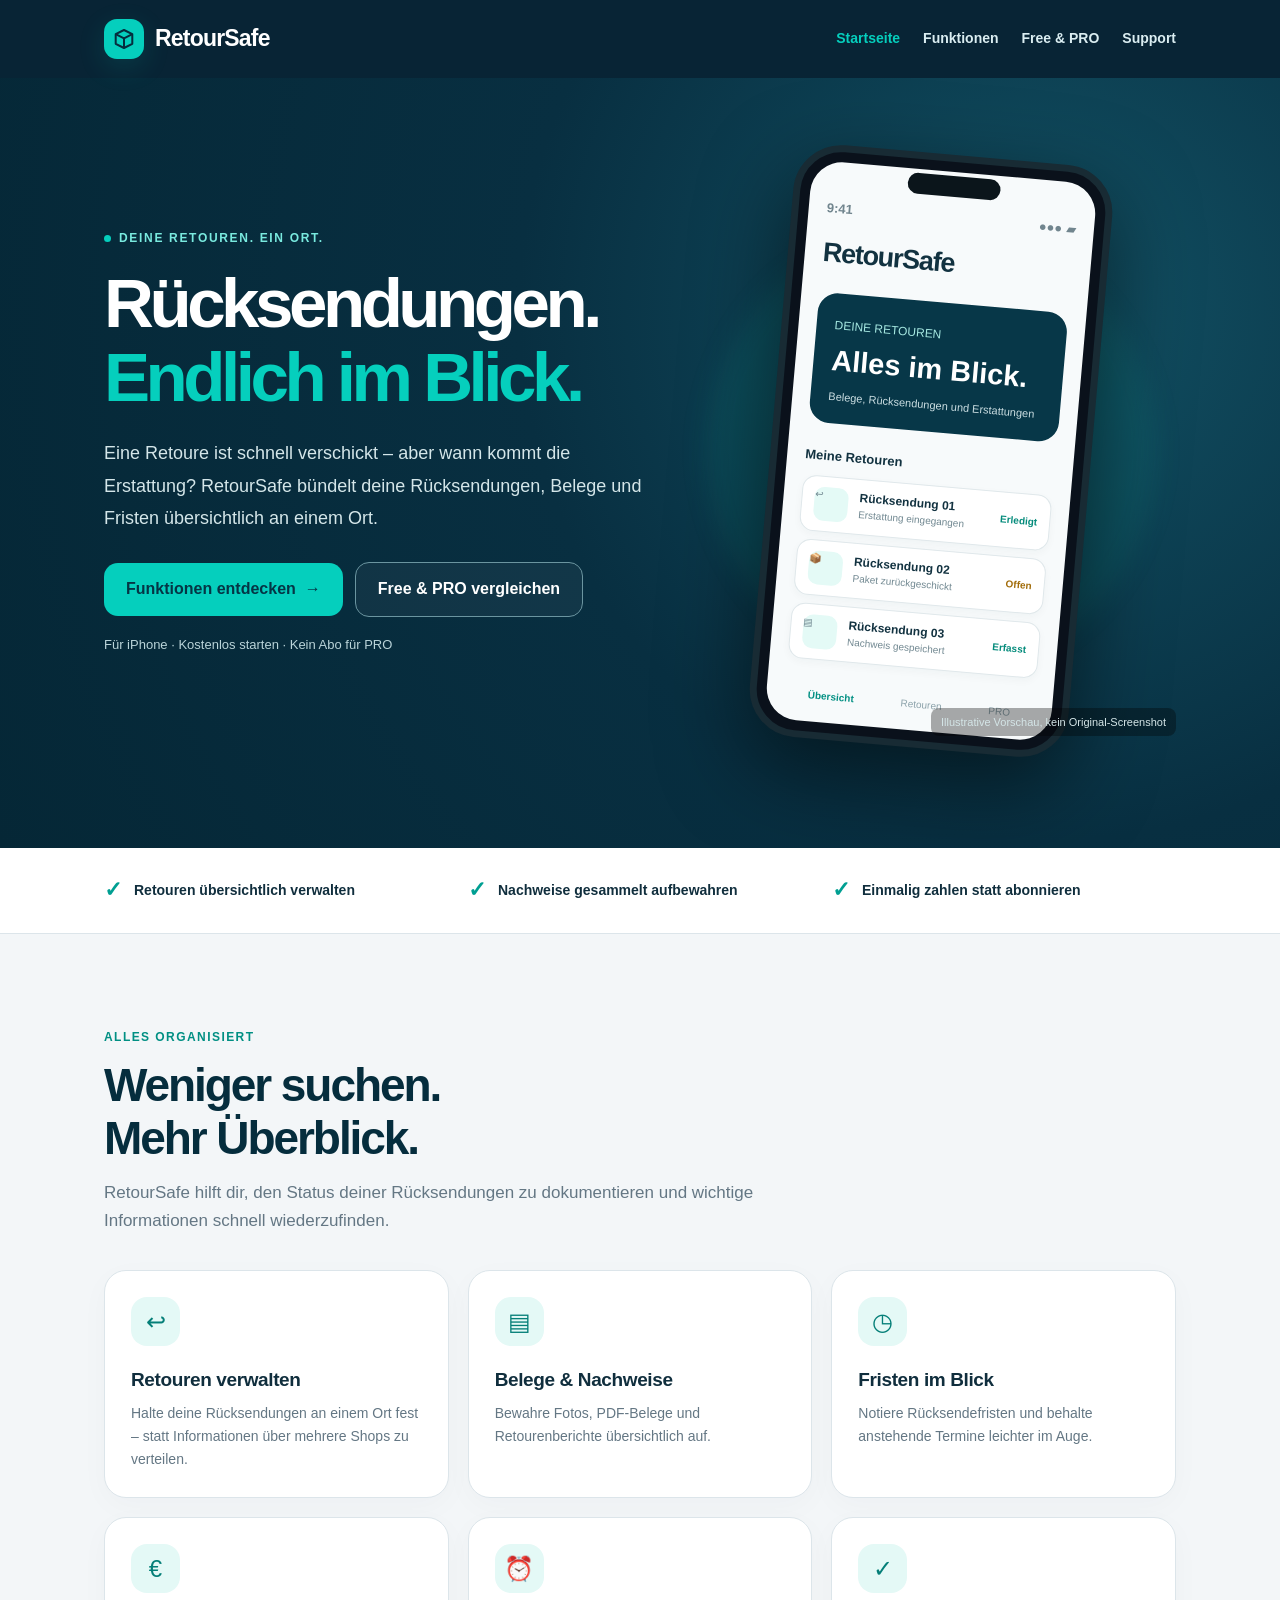
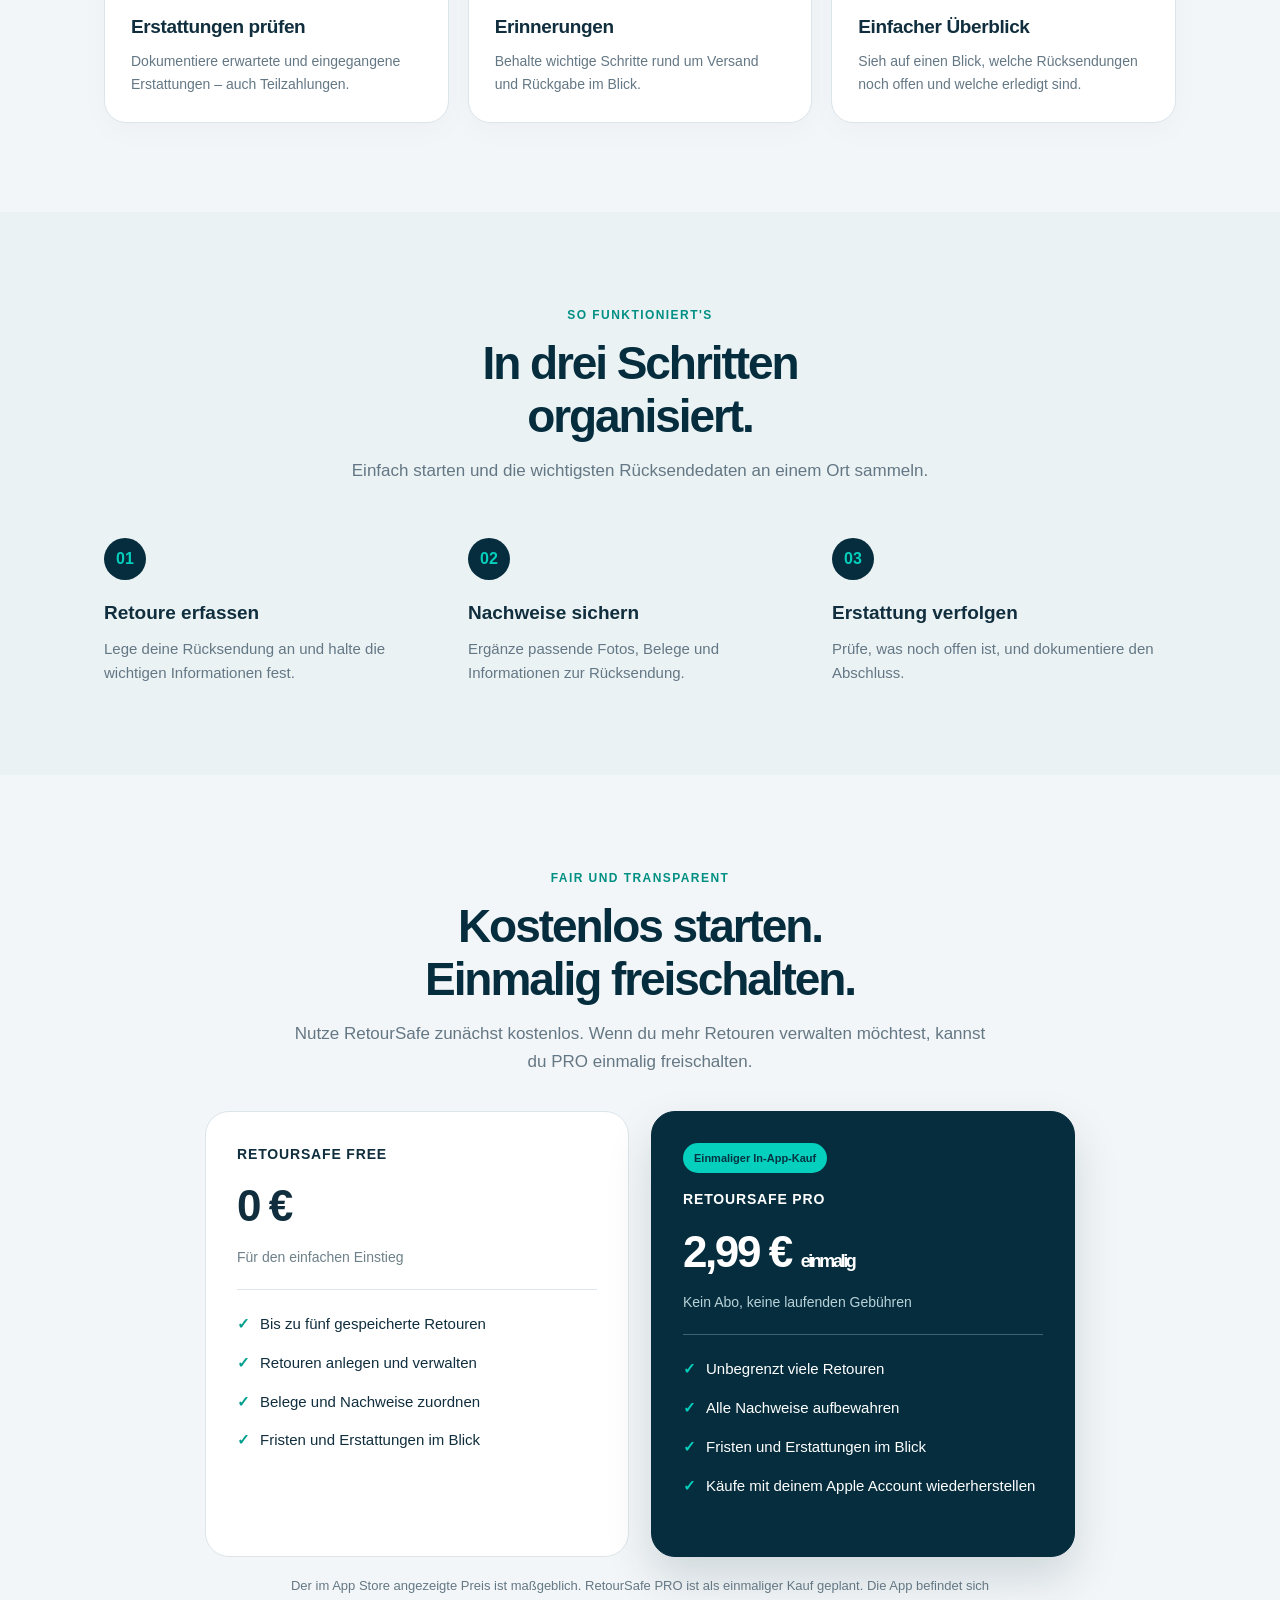
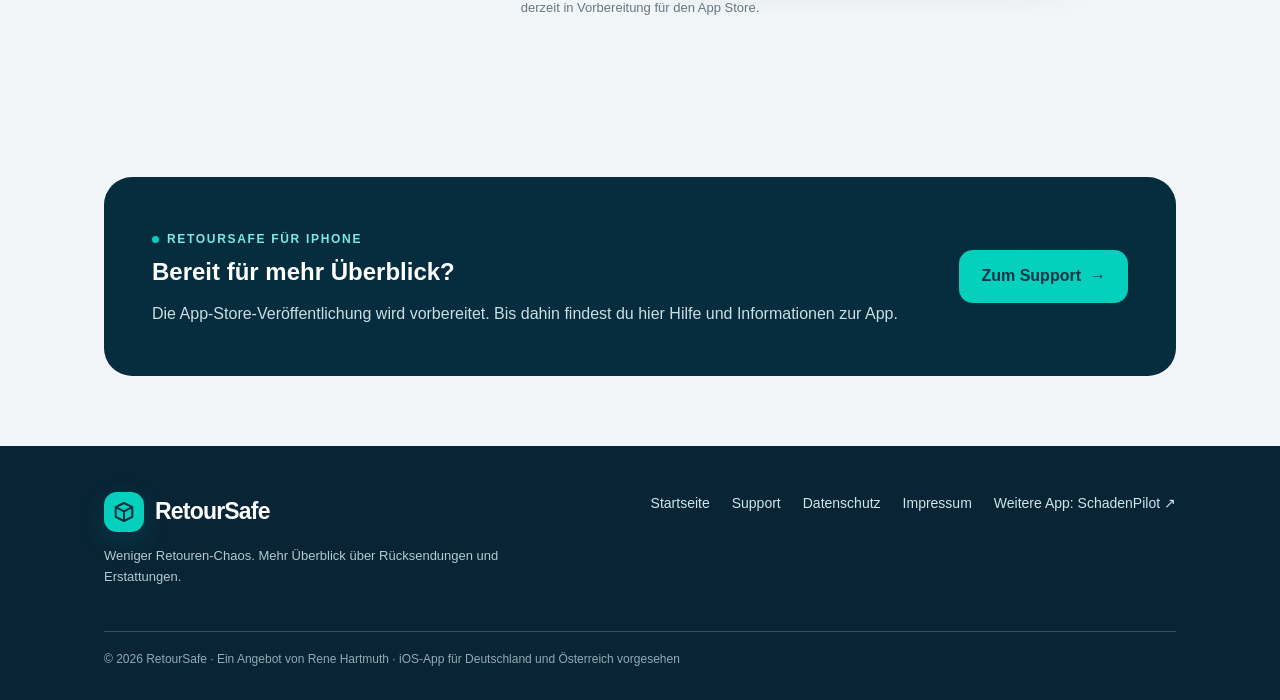
<file: index.html>
<!doctype html><html lang="de"><head><meta charset="utf-8"><link rel="icon" type="image/svg+xml" sizes="any" href="favicon.svg?v=20261123"><link rel="icon" type="image/png" sizes="32x32" href="favicon.png?v=20261123"><link rel="apple-touch-icon" href="apple-touch-icon.png?v=20261123"><meta name="viewport" content="width=device-width,initial-scale=1"><meta name="theme-color" content="#052d3d"><meta name="description" content="RetourSafe organisiert deine Retouren, Belege, Fristen und Erstattungen. Kostenlos mit bis zu fünf Retouren, PRO einmalig 2,99 €."><meta property="og:type" content="website"><meta property="og:title" content="RetourSafe – Rücksendungen und Erstattungen im Blick"><meta property="og:description" content="RetourSafe organisiert deine Retouren, Belege, Fristen und Erstattungen. Kostenlos mit bis zu fünf Retouren, PRO einmalig 2,99 €."><meta property="og:url" content="https://rhartmuth.github.io/retoursafe-website/index.html"><link rel="canonical" href="https://rhartmuth.github.io/retoursafe-website/index.html"><link rel="stylesheet" href="styles.css"><title>RetourSafe – Rücksendungen und Erstattungen im Blick</title></head><body><a class="sr-only" href="#inhalt">Zum Inhalt springen</a><header class="site-header"><div class="nav-wrap container"><a href="index.html" class="brand"><span class="brand-icon"><svg viewBox="0 0 24 24" aria-hidden="true" fill="none" stroke="currentColor" stroke-width="2" stroke-linejoin="round"><path d="M3.7 7.2 12 3l8.3 4.2v9.6L12 21l-8.3-4.2z"/><path d="m3.7 7.2 8.3 4.2 8.3-4.2M12 11.4V21"/></svg></span>RetourSafe</a><nav class="navlinks" aria-label="Hauptnavigation"><a href="index.html" aria-current="page">Startseite</a><a href="index.html#funktionen">Funktionen</a><a href="index.html#preise">Free &amp; PRO</a><a href="support.html">Support</a></nav></div></header><section class="hero" id="inhalt"><div class="container hero-grid"><div><span class="eyebrow">Deine Retouren. Ein Ort.</span><h1>Rücksendungen.<br><span>Endlich im Blick.</span></h1><p class="hero-copy">Eine Retoure ist schnell verschickt – aber wann kommt die Erstattung? RetourSafe bündelt deine Rücksendungen, Belege und Fristen übersichtlich an einem Ort.</p><div class="hero-actions"><a href="#funktionen" class="button button-primary">Funktionen entdecken <span aria-hidden="true">→</span></a><a href="#preise" class="button button-outline">Free &amp; PRO vergleichen</a></div><p class="hero-note">Für iPhone · Kostenlos starten · Kein Abo für PRO</p></div><div class="phone-stage"><div class="phone" aria-label="Gestaltetes Beispiel einer Retourenübersicht"><div class="phone-notch"></div><div class="phone-screen"><div class="phone-top"><strong>9:41</strong><span>●●● ▰</span></div><div class="phone-title">RetourSafe</div><div class="phone-banner"><small>DEINE RETOUREN</small><strong>Alles im Blick.</strong><p>Belege, Rücksendungen und Erstattungen</p></div><div class="phone-label">Meine Retouren</div><div class="mock-item"><span class="mock-icon" aria-hidden="true">↩</span><div><strong>Rücksendung 01</strong><span>Erstattung eingegangen</span></div><span class="mock-status">Erledigt</span></div><div class="mock-item"><span class="mock-icon" aria-hidden="true">📦</span><div><strong>Rücksendung 02</strong><span>Paket zurückgeschickt</span></div><span class="mock-status wait">Offen</span></div><div class="mock-item"><span class="mock-icon" aria-hidden="true">▤</span><div><strong>Rücksendung 03</strong><span>Nachweis gespeichert</span></div><span class="mock-status">Erfasst</span></div><div class="phone-tab"><b>Übersicht</b><span>Retouren</span><span>PRO</span></div></div></div><span class="preview-hint">Illustrative Vorschau, kein Original-Screenshot</span></div></div></section><div class="strip"><div class="container strip-grid"><div class="strip-item"><i aria-hidden="true">✓</i> Retouren übersichtlich verwalten</div><div class="strip-item"><i aria-hidden="true">✓</i> Nachweise gesammelt aufbewahren</div><div class="strip-item"><i aria-hidden="true">✓</i> Einmalig zahlen statt abonnieren</div></div></div><section class="section" id="funktionen"><div class="container"><div class="section-head"><span class="kicker">Alles organisiert</span><h2>Weniger suchen.<br>Mehr Überblick.</h2><p class="lead">RetourSafe hilft dir, den Status deiner Rücksendungen zu dokumentieren und wichtige Informationen schnell wiederzufinden.</p></div><div class="feature-grid"><article class="feature-card"><div class="feature-icon" aria-hidden="true">↩</div><h3>Retouren verwalten</h3><p>Halte deine Rücksendungen an einem Ort fest – statt Informationen über mehrere Shops zu verteilen.</p></article><article class="feature-card"><div class="feature-icon" aria-hidden="true">▤</div><h3>Belege &amp; Nachweise</h3><p>Bewahre Fotos, PDF-Belege und Retourenberichte übersichtlich auf.</p></article><article class="feature-card"><div class="feature-icon" aria-hidden="true">◷</div><h3>Fristen im Blick</h3><p>Notiere Rücksendefristen und behalte anstehende Termine leichter im Auge.</p></article><article class="feature-card"><div class="feature-icon" aria-hidden="true">€</div><h3>Erstattungen prüfen</h3><p>Dokumentiere erwartete und eingegangene Erstattungen – auch Teilzahlungen.</p></article><article class="feature-card"><div class="feature-icon" aria-hidden="true">⏰</div><h3>Erinnerungen</h3><p>Behalte wichtige Schritte rund um Versand und Rückgabe im Blick.</p></article><article class="feature-card"><div class="feature-icon" aria-hidden="true">✓</div><h3>Einfacher Überblick</h3><p>Sieh auf einen Blick, welche Rücksendungen noch offen und welche erledigt sind.</p></article></div></div></section><section class="section how" id="ablauf"><div class="container"><div class="section-head center"><span class="kicker">So funktioniert's</span><h2>In drei Schritten<br>organisiert.</h2><p class="lead">Einfach starten und die wichtigsten Rücksendedaten an einem Ort sammeln.</p></div><div class="steps"><div class="step"><div class="step-num">01</div><h3>Retoure erfassen</h3><p>Lege deine Rücksendung an und halte die wichtigen Informationen fest.</p></div><div class="step"><div class="step-num">02</div><h3>Nachweise sichern</h3><p>Ergänze passende Fotos, Belege und Informationen zur Rücksendung.</p></div><div class="step"><div class="step-num">03</div><h3>Erstattung verfolgen</h3><p>Prüfe, was noch offen ist, und dokumentiere den Abschluss.</p></div></div></div></section><section class="section" id="preise"><div class="container"><div class="section-head center"><span class="kicker">Fair und transparent</span><h2>Kostenlos starten.<br>Einmalig freischalten.</h2><p class="lead">Nutze RetourSafe zunächst kostenlos. Wenn du mehr Retouren verwalten möchtest, kannst du PRO einmalig freischalten.</p></div><div class="prices"><article class="price-card"><div class="plan-name">RetourSafe Free</div><div class="plan-value">0 €</div><p>Für den einfachen Einstieg</p><ul class="checklist"><li>Bis zu fünf gespeicherte Retouren</li><li>Retouren anlegen und verwalten</li><li>Belege und Nachweise zuordnen</li><li>Fristen und Erstattungen im Blick</li></ul></article><article class="price-card pro"><div class="price-badge">Einmaliger In-App-Kauf</div><div class="plan-name" style="margin-top:15px">RetourSafe PRO</div><div class="plan-value">2,99 € <small>einmalig</small></div><p>Kein Abo, keine laufenden Gebühren</p><ul class="checklist"><li>Unbegrenzt viele Retouren</li><li>Alle Nachweise aufbewahren</li><li>Fristen und Erstattungen im Blick</li><li>Käufe mit deinem Apple Account wiederherstellen</li></ul></article></div><p class="disclaimer">Der im App Store angezeigte Preis ist maßgeblich. RetourSafe PRO ist als einmaliger Kauf geplant. Die App befindet sich derzeit in Vorbereitung für den App Store.</p></div></section><section class="section-tight"><div class="container"><div class="cta"><div><span class="eyebrow">RetourSafe für iPhone</span><h2>Bereit für mehr Überblick?</h2><p>Die App-Store-Veröffentlichung wird vorbereitet. Bis dahin findest du hier Hilfe und Informationen zur App.</p></div><a href="support.html" class="button button-primary">Zum Support <span aria-hidden="true">→</span></a></div></div></section><footer class="site-footer"><div class="container"><div class="footer-main"><div><a href="index.html" class="brand"><span class="brand-icon"><svg viewBox="0 0 24 24" aria-hidden="true" fill="none" stroke="currentColor" stroke-width="2" stroke-linejoin="round"><path d="M3.7 7.2 12 3l8.3 4.2v9.6L12 21l-8.3-4.2z"/><path d="m3.7 7.2 8.3 4.2 8.3-4.2M12 11.4V21"/></svg></span>RetourSafe</a><p>Weniger Retouren-Chaos. Mehr Überblick über Rücksendungen und Erstattungen.</p></div><nav class="footer-links" aria-label="Rechtliches und weitere Apps"><a href="index.html">Startseite</a><a href="support.html">Support</a><a href="datenschutz.html">Datenschutz</a><a href="impressum.html">Impressum</a><a href="https://rhartmuth.github.io/schadenpilot-website/" target="_blank" rel="noopener noreferrer" title="SchadenPilot – Schadensdokumentation für iPhone und iPad">Weitere App: SchadenPilot ↗</a></nav></div><div class="footer-bottom">© 2026 RetourSafe · Ein Angebot von Rene Hartmuth · iOS-App für Deutschland und Österreich vorgesehen</div></div></footer></body></html>
</file>
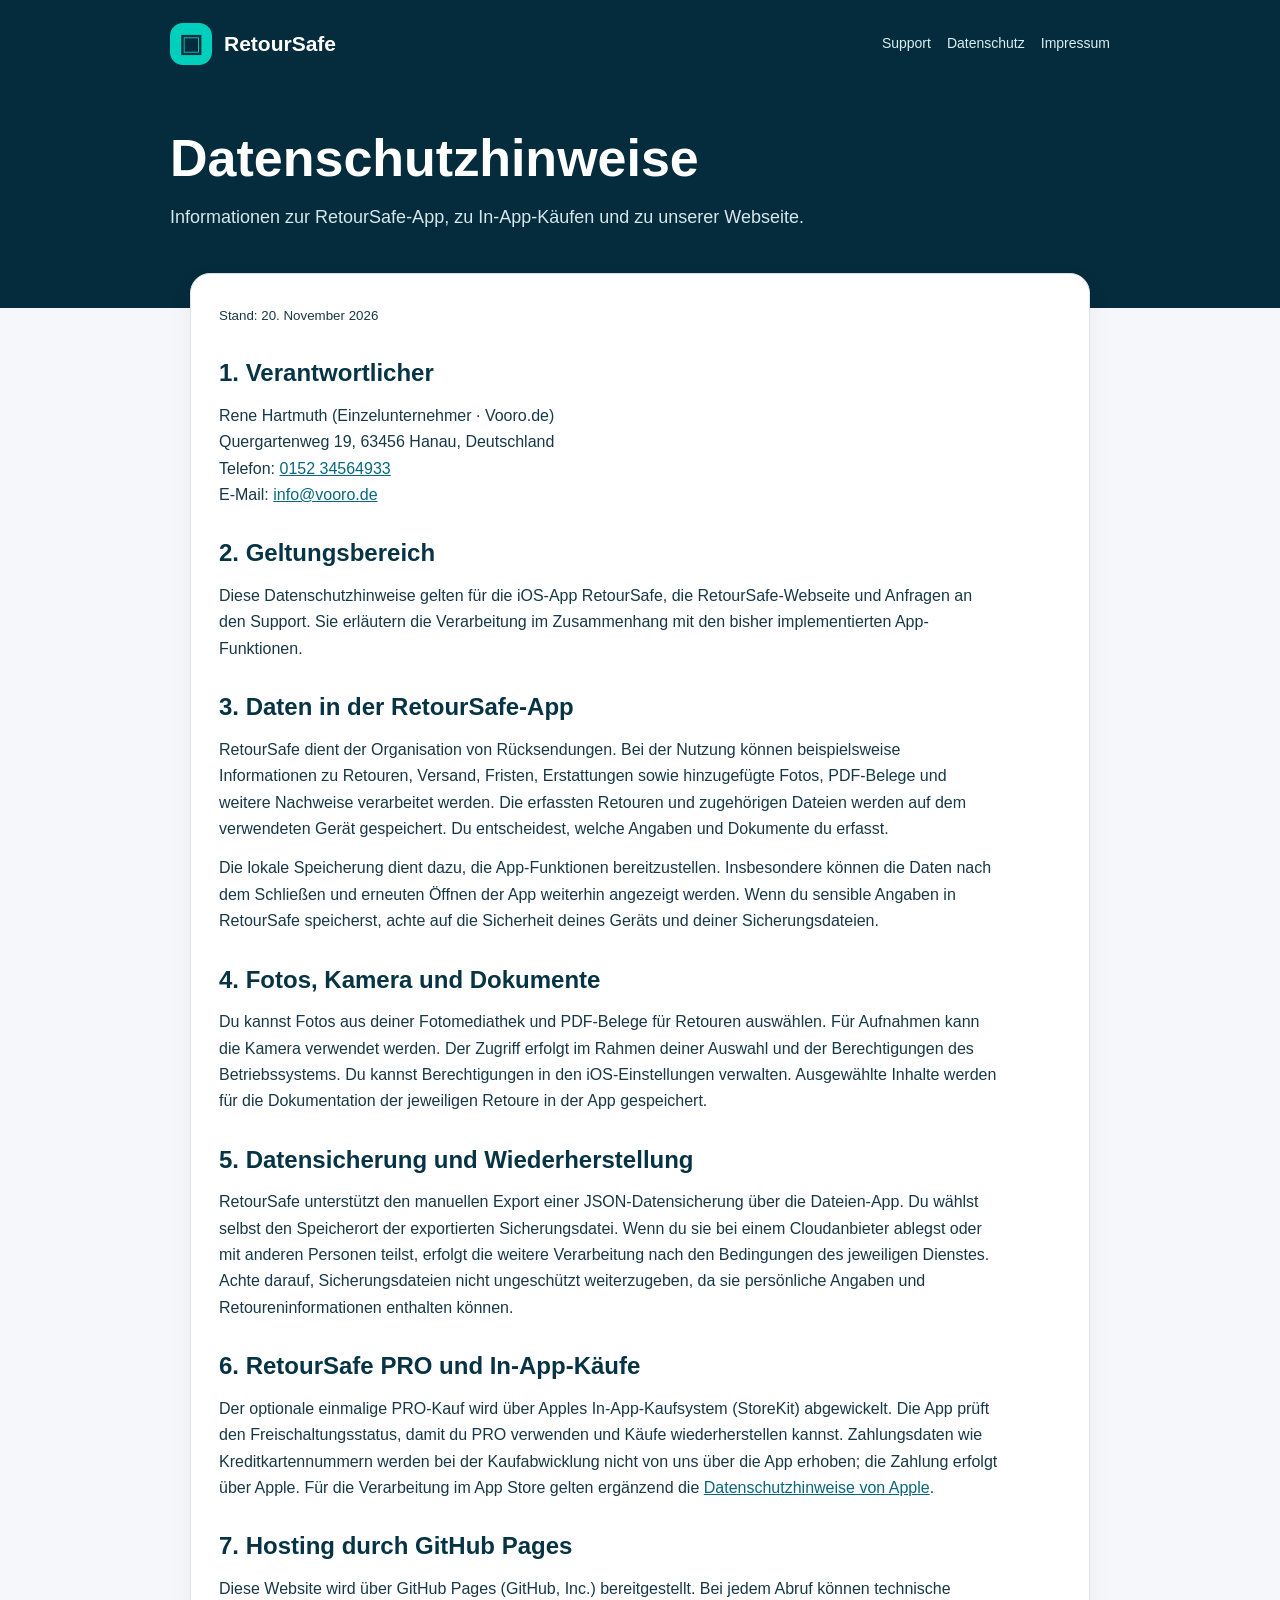
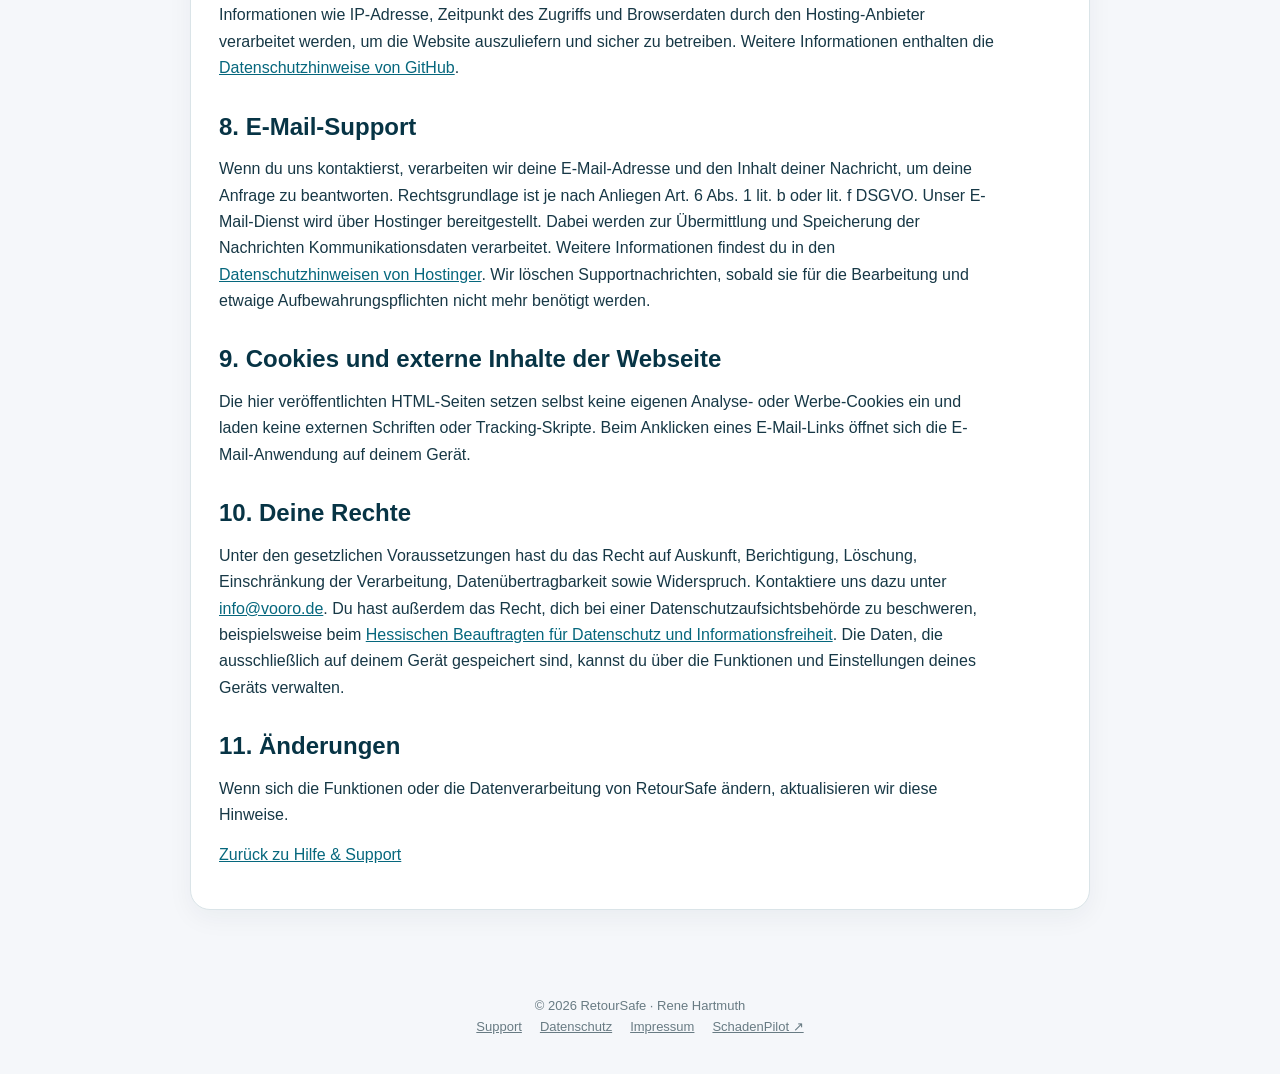
<file: datenschutz.html>
<!doctype html><html lang="de"><head><meta charset="utf-8"><link rel="icon" type="image/svg+xml" sizes="any" href="favicon.svg?v=20261123"><link rel="icon" type="image/png" sizes="32x32" href="favicon.png?v=20261123"><link rel="apple-touch-icon" href="apple-touch-icon.png?v=20261123"><meta name="viewport" content="width=device-width, initial-scale=1"><meta name="theme-color" content="#042c3c"><meta name="description" content="Datenschutzhinweise zur RetourSafe-App für iPhone, zu App-Käufen und zur Support-Webseite."><title>Datenschutzhinweise | RetourSafe</title><style>:root{--ink:#073445;--deep:#042c3c;--aqua:#00cfbd;--muted:#60727b;--bg:#f5f7fa;--line:#dae4e8}*{box-sizing:border-box}body{margin:0;background:var(--bg);font-family:-apple-system,BlinkMacSystemFont,"Segoe UI",Arial,sans-serif;color:#173846;line-height:1.65}a{color:#06677d}a:focus-visible{outline:3px solid var(--aqua);outline-offset:3px}header{background:var(--deep);color:#fff;padding:23px 22px 75px}.wrap{max-width:940px;margin:0 auto}.top{display:flex;gap:18px;justify-content:space-between;align-items:center;flex-wrap:wrap}.brand{display:flex;align-items:center;gap:12px;color:white;text-decoration:none;font-size:21px;font-weight:800}.symbol{display:grid;place-items:center;width:42px;height:42px;background:var(--aqua);color:var(--deep);border-radius:13px;font-size:25px}nav{display:flex;gap:16px;flex-wrap:wrap}nav a{color:#d8eff2;text-decoration:none;font-size:14px}.hero{margin-top:65px}h1{font-size:clamp(32px,5vw,52px);line-height:1.1;margin:0 0 16px;color:#fff}header p{color:#d5e6ec;font-size:18px;max-width:750px;margin:0}main{max-width:940px;margin:-35px auto 0;position:relative;padding:0 20px 65px}.card{background:white;border:1px solid var(--line);border-radius:20px;padding:28px;box-shadow:0 8px 26px rgba(4,44,60,.05)}h2{font-size:24px;color:var(--ink);margin:25px 0 10px}h2:first-child{margin-top:0}p{margin:0 0 13px}.legal p{max-width:780px}.legal ul{padding-left:22px}footer{padding:20px 20px 36px;font-size:13px;text-align:center;color:#687b83}footer a{color:inherit;margin:0 9px}@media(max-width:600px){header{padding-bottom:60px}.hero{margin-top:50px}.card{padding:22px}nav{gap:10px}.top{align-items:flex-start}}</style></head><body><header><div class="wrap"><div class="top"><a class="brand" href="index.html"><span class="symbol" aria-hidden="true">▣</span>RetourSafe</a><nav aria-label="Hauptnavigation"><a href="support.html">Support</a><a href="datenschutz.html">Datenschutz</a><a href="impressum.html">Impressum</a></nav></div><div class="hero"><h1>Datenschutzhinweise</h1><p>Informationen zur RetourSafe-App, zu In-App-Käufen und zu unserer Webseite.</p></div></div></header><main><article class="card legal"><p><small>Stand: 20. November 2026</small></p><h2>1. Verantwortlicher</h2><p>Rene Hartmuth (Einzelunternehmer · Vooro.de)<br>Quergartenweg 19, 63456 Hanau, Deutschland<br>Telefon: <a href="tel:+4915234564933">0152 34564933</a><br>E-Mail: <a href="mailto:info@vooro.de">info@vooro.de</a></p><h2>2. Geltungsbereich</h2><p>Diese Datenschutzhinweise gelten für die iOS-App RetourSafe, die RetourSafe-Webseite und Anfragen an den Support. Sie erläutern die Verarbeitung im Zusammenhang mit den bisher implementierten App-Funktionen.</p>
<h2>3. Daten in der RetourSafe-App</h2><p>RetourSafe dient der Organisation von Rücksendungen. Bei der Nutzung können beispielsweise Informationen zu Retouren, Versand, Fristen, Erstattungen sowie hinzugefügte Fotos, PDF-Belege und weitere Nachweise verarbeitet werden. Die erfassten Retouren und zugehörigen Dateien werden auf dem verwendeten Gerät gespeichert. Du entscheidest, welche Angaben und Dokumente du erfasst.</p><p>Die lokale Speicherung dient dazu, die App-Funktionen bereitzustellen. Insbesondere können die Daten nach dem Schließen und erneuten Öffnen der App weiterhin angezeigt werden. Wenn du sensible Angaben in RetourSafe speicherst, achte auf die Sicherheit deines Geräts und deiner Sicherungsdateien.</p>
<h2>4. Fotos, Kamera und Dokumente</h2><p>Du kannst Fotos aus deiner Fotomediathek und PDF-Belege für Retouren auswählen. Für Aufnahmen kann die Kamera verwendet werden. Der Zugriff erfolgt im Rahmen deiner Auswahl und der Berechtigungen des Betriebssystems. Du kannst Berechtigungen in den iOS-Einstellungen verwalten. Ausgewählte Inhalte werden für die Dokumentation der jeweiligen Retoure in der App gespeichert.</p>
<h2>5. Datensicherung und Wiederherstellung</h2><p>RetourSafe unterstützt den manuellen Export einer JSON-Datensicherung über die Dateien-App. Du wählst selbst den Speicherort der exportierten Sicherungsdatei. Wenn du sie bei einem Cloudanbieter ablegst oder mit anderen Personen teilst, erfolgt die weitere Verarbeitung nach den Bedingungen des jeweiligen Dienstes. Achte darauf, Sicherungsdateien nicht ungeschützt weiterzugeben, da sie persönliche Angaben und Retoureninformationen enthalten können.</p>
<h2>6. RetourSafe PRO und In-App-Käufe</h2><p>Der optionale einmalige PRO-Kauf wird über Apples In-App-Kaufsystem (StoreKit) abgewickelt. Die App prüft den Freischaltungsstatus, damit du PRO verwenden und Käufe wiederherstellen kannst. Zahlungsdaten wie Kreditkartennummern werden bei der Kaufabwicklung nicht von uns über die App erhoben; die Zahlung erfolgt über Apple. Für die Verarbeitung im App Store gelten ergänzend die <a href="https://www.apple.com/de/legal/privacy/data/de/app-store/" target="_blank" rel="noopener noreferrer">Datenschutzhinweise von Apple</a>.</p>
<h2>7. Hosting durch GitHub Pages</h2><p>Diese Website wird über GitHub Pages (GitHub, Inc.) bereitgestellt. Bei jedem Abruf können technische Informationen wie IP-Adresse, Zeitpunkt des Zugriffs und Browserdaten durch den Hosting-Anbieter verarbeitet werden, um die Website auszuliefern und sicher zu betreiben. Weitere Informationen enthalten die <a href="https://docs.github.com/de/site-policy/privacy-policies/github-general-privacy-statement" target="_blank" rel="noopener noreferrer">Datenschutzhinweise von GitHub</a>.</p>
<h2>8. E-Mail-Support</h2><p>Wenn du uns kontaktierst, verarbeiten wir deine E-Mail-Adresse und den Inhalt deiner Nachricht, um deine Anfrage zu beantworten. Rechtsgrundlage ist je nach Anliegen Art. 6 Abs. 1 lit. b oder lit. f DSGVO. Unser E-Mail-Dienst wird über Hostinger bereitgestellt. Dabei werden zur Übermittlung und Speicherung der Nachrichten Kommunikationsdaten verarbeitet. Weitere Informationen findest du in den <a href="https://www.hostinger.com/legal/privacy-policy" target="_blank" rel="noopener noreferrer">Datenschutzhinweisen von Hostinger</a>. Wir löschen Supportnachrichten, sobald sie für die Bearbeitung und etwaige Aufbewahrungspflichten nicht mehr benötigt werden.</p>
<h2>9. Cookies und externe Inhalte der Webseite</h2><p>Die hier veröffentlichten HTML-Seiten setzen selbst keine eigenen Analyse- oder Werbe-Cookies ein und laden keine externen Schriften oder Tracking-Skripte. Beim Anklicken eines E-Mail-Links öffnet sich die E-Mail-Anwendung auf deinem Gerät.</p>
<h2>10. Deine Rechte</h2><p>Unter den gesetzlichen Voraussetzungen hast du das Recht auf Auskunft, Berichtigung, Löschung, Einschränkung der Verarbeitung, Datenübertragbarkeit sowie Widerspruch. Kontaktiere uns dazu unter <a href="mailto:info@vooro.de">info@vooro.de</a>. Du hast außerdem das Recht, dich bei einer Datenschutzaufsichtsbehörde zu beschweren, beispielsweise beim <a href="https://datenschutz.hessen.de/" target="_blank" rel="noopener noreferrer">Hessischen Beauftragten für Datenschutz und Informationsfreiheit</a>. Die Daten, die ausschließlich auf deinem Gerät gespeichert sind, kannst du über die Funktionen und Einstellungen deines Geräts verwalten.</p>
<h2>11. Änderungen</h2><p>Wenn sich die Funktionen oder die Datenverarbeitung von RetourSafe ändern, aktualisieren wir diese Hinweise.</p><p><a href="support.html">Zurück zu Hilfe &amp; Support</a></p></article></main><footer>© 2026 RetourSafe · Rene Hartmuth<br><a href="support.html">Support</a><a href="datenschutz.html">Datenschutz</a><a href="impressum.html">Impressum</a><a href="https://rhartmuth.github.io/schadenpilot-website/" target="_blank" rel="noopener noreferrer">SchadenPilot ↗</a></footer></body></html>
</file>
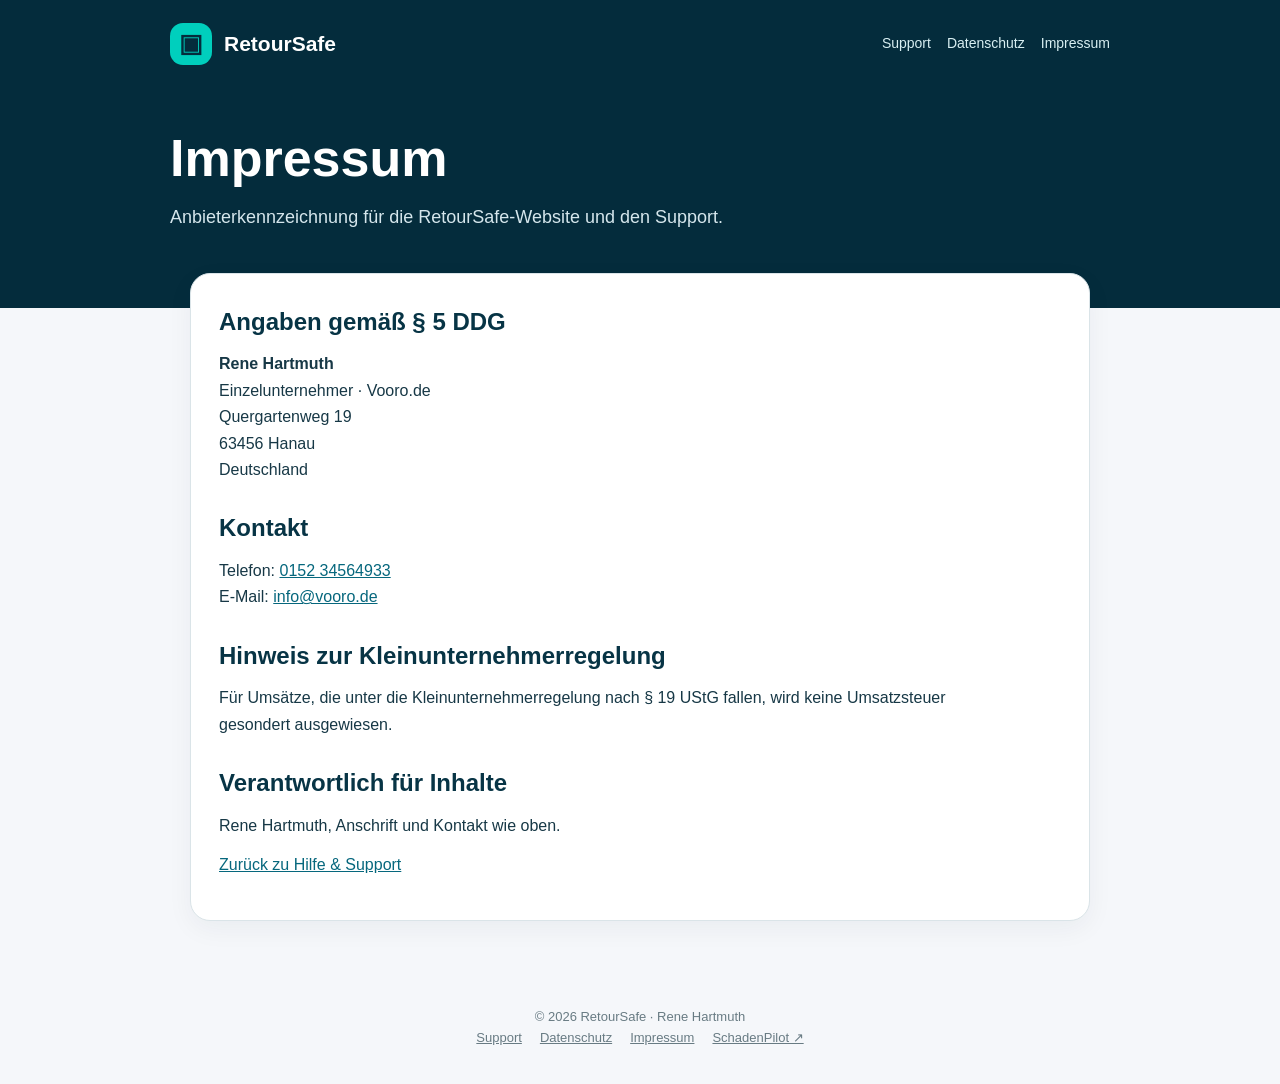
<file: impressum.html>
<!doctype html><html lang="de"><head><meta charset="utf-8"><link rel="icon" type="image/svg+xml" sizes="any" href="favicon.svg?v=20261123"><link rel="icon" type="image/png" sizes="32x32" href="favicon.png?v=20261123"><link rel="apple-touch-icon" href="apple-touch-icon.png?v=20261123"><meta name="viewport" content="width=device-width, initial-scale=1"><meta name="theme-color" content="#042c3c"><meta name="description" content="Anbieterkennzeichnung für die RetourSafe-Website und den Support."><title>Impressum | RetourSafe</title><style>:root{--ink:#073445;--deep:#042c3c;--aqua:#00cfbd;--muted:#60727b;--bg:#f5f7fa;--line:#dae4e8}*{box-sizing:border-box}body{margin:0;background:var(--bg);font-family:-apple-system,BlinkMacSystemFont,"Segoe UI",Arial,sans-serif;color:#173846;line-height:1.65}a{color:#06677d}a:focus-visible{outline:3px solid var(--aqua);outline-offset:3px}header{background:var(--deep);color:#fff;padding:23px 22px 75px}.wrap{max-width:940px;margin:0 auto}.top{display:flex;gap:18px;justify-content:space-between;align-items:center;flex-wrap:wrap}.brand{display:flex;align-items:center;gap:12px;color:white;text-decoration:none;font-size:21px;font-weight:800}.symbol{display:grid;place-items:center;width:42px;height:42px;background:var(--aqua);color:var(--deep);border-radius:13px;font-size:25px}nav{display:flex;gap:16px;flex-wrap:wrap}nav a{color:#d8eff2;text-decoration:none;font-size:14px}.hero{margin-top:65px}h1{font-size:clamp(32px,5vw,52px);line-height:1.1;margin:0 0 16px;color:#fff}header p{color:#d5e6ec;font-size:18px;max-width:750px;margin:0}main{max-width:940px;margin:-35px auto 0;position:relative;padding:0 20px 65px}.card{background:white;border:1px solid var(--line);border-radius:20px;padding:28px;box-shadow:0 8px 26px rgba(4,44,60,.05)}h2{font-size:24px;color:var(--ink);margin:25px 0 10px}h2:first-child{margin-top:0}p{margin:0 0 13px}.legal p{max-width:780px}.legal ul{padding-left:22px}footer{padding:20px 20px 36px;font-size:13px;text-align:center;color:#687b83}footer a{color:inherit;margin:0 9px}@media(max-width:600px){header{padding-bottom:60px}.hero{margin-top:50px}.card{padding:22px}nav{gap:10px}.top{align-items:flex-start}}</style></head><body><header><div class="wrap"><div class="top"><a class="brand" href="index.html"><span class="symbol" aria-hidden="true">▣</span>RetourSafe</a><nav aria-label="Hauptnavigation"><a href="support.html">Support</a><a href="datenschutz.html">Datenschutz</a><a href="impressum.html">Impressum</a></nav></div><div class="hero"><h1>Impressum</h1><p>Anbieterkennzeichnung für die RetourSafe-Website und den Support.</p></div></div></header><main><article class="card legal"><h2>Angaben gemäß § 5 DDG</h2><p><strong>Rene Hartmuth</strong><br>Einzelunternehmer · Vooro.de<br>Quergartenweg 19<br>63456 Hanau<br>Deutschland</p><h2>Kontakt</h2><p>Telefon: <a href="tel:+4915234564933">0152 34564933</a><br>E-Mail: <a href="mailto:info@vooro.de">info@vooro.de</a></p><h2>Hinweis zur Kleinunternehmerregelung</h2><p>Für Umsätze, die unter die Kleinunternehmerregelung nach § 19 UStG fallen, wird keine Umsatzsteuer gesondert ausgewiesen.</p><h2>Verantwortlich für Inhalte</h2><p>Rene Hartmuth, Anschrift und Kontakt wie oben.</p><p><a href="support.html">Zurück zu Hilfe &amp; Support</a></p></article></main><footer>© 2026 RetourSafe · Rene Hartmuth<br><a href="support.html">Support</a><a href="datenschutz.html">Datenschutz</a><a href="impressum.html">Impressum</a><a href="https://rhartmuth.github.io/schadenpilot-website/" target="_blank" rel="noopener noreferrer">SchadenPilot ↗</a></footer></body></html>
</file>
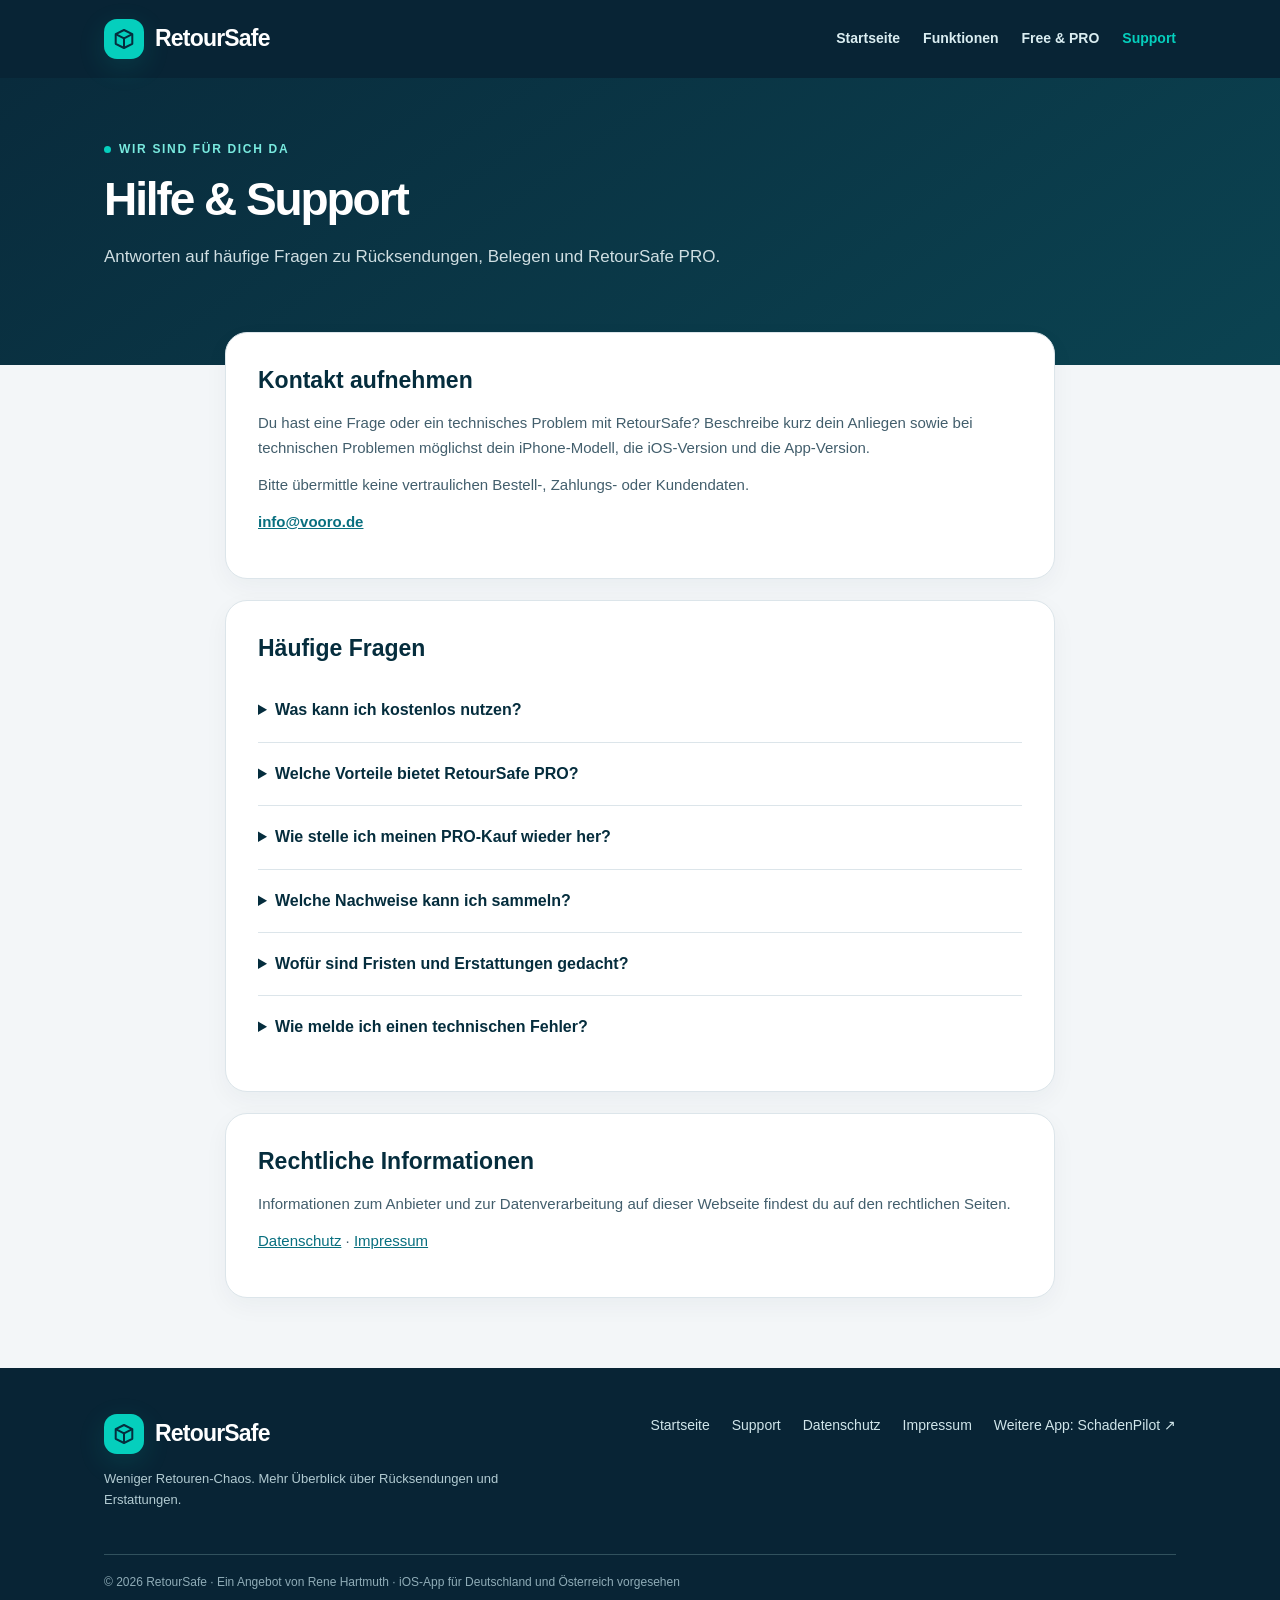
<file: support.html>
<!doctype html><html lang="de"><head><meta charset="utf-8"><link rel="icon" type="image/svg+xml" sizes="any" href="favicon.svg?v=20261123"><link rel="icon" type="image/png" sizes="32x32" href="favicon.png?v=20261123"><link rel="apple-touch-icon" href="apple-touch-icon.png?v=20261123"><meta name="viewport" content="width=device-width,initial-scale=1"><meta name="theme-color" content="#052d3d"><meta name="description" content="Support und Antworten zu RetourSafe, Retouren und der PRO-Freischaltung."><meta property="og:type" content="website"><meta property="og:title" content="RetourSafe – Hilfe & Support"><meta property="og:description" content="Support und Antworten zu RetourSafe, Retouren und der PRO-Freischaltung."><meta property="og:url" content="https://rhartmuth.github.io/retoursafe-website/support.html"><link rel="canonical" href="https://rhartmuth.github.io/retoursafe-website/support.html"><link rel="stylesheet" href="styles.css"><title>RetourSafe – Hilfe & Support</title></head><body><a href="#inhalt" class="sr-only">Zum Inhalt springen</a><header class="site-header"><div class="nav-wrap container"><a href="index.html" class="brand"><span class="brand-icon"><svg viewBox="0 0 24 24" aria-hidden="true" fill="none" stroke="currentColor" stroke-width="2" stroke-linejoin="round"><path d="M3.7 7.2 12 3l8.3 4.2v9.6L12 21l-8.3-4.2z"/><path d="m3.7 7.2 8.3 4.2 8.3-4.2M12 11.4V21"/></svg></span>RetourSafe</a><nav class="navlinks" aria-label="Hauptnavigation"><a href="index.html">Startseite</a><a href="index.html#funktionen">Funktionen</a><a href="index.html#preise">Free &amp; PRO</a><a href="support.html" aria-current="page">Support</a></nav></div></header><div class="subhero"><div class="container"><span class="eyebrow">Wir sind für dich da</span><h1>Hilfe &amp; Support</h1><p>Antworten auf häufige Fragen zu Rücksendungen, Belegen und RetourSafe PRO.</p></div></div><main id="inhalt" class="submain"><section class="panel"><h2>Kontakt aufnehmen</h2><p>Du hast eine Frage oder ein technisches Problem mit RetourSafe? Beschreibe kurz dein Anliegen sowie bei technischen Problemen möglichst dein iPhone-Modell, die iOS-Version und die App-Version.</p><p>Bitte übermittle keine vertraulichen Bestell-, Zahlungs- oder Kundendaten.</p><p class="contact-link"><a href="mailto:info@vooro.de?subject=RetourSafe%20Support">info@vooro.de</a></p></section><section class="panel faq-list"><h2>Häufige Fragen</h2><details><summary>Was kann ich kostenlos nutzen?</summary><p>In der kostenlosen Version kannst du bis zu fünf gespeicherte Retouren verwalten.</p></details><details><summary>Welche Vorteile bietet RetourSafe PRO?</summary><p>Mit PRO kannst du unbegrenzt viele Retouren anlegen. Die Freischaltung ist als einmaliger In-App-Kauf für 2,99 € in Deutschland vorgesehen – ohne Abonnement. Maßgeblich ist der Preis im App Store.</p></details><details><summary>Wie stelle ich meinen PRO-Kauf wieder her?</summary><p>Öffne die PRO-Seite in RetourSafe und wähle „Käufe wiederherstellen“. Verwende denselben Apple Account, mit dem du die Freischaltung erworben hast.</p></details><details><summary>Welche Nachweise kann ich sammeln?</summary><p>RetourSafe unterstützt das Aufbewahren von Fotos, PDF-Belegen und Retourenberichten rund um deine Rücksendungen.</p></details><details><summary>Wofür sind Fristen und Erstattungen gedacht?</summary><p>Du kannst wichtige Fristen sowie den Stand deiner Rücksendungen und Erstattungen dokumentieren. Die App ersetzt keine Bestätigung oder Zahlung durch den Händler.</p></details><details><summary>Wie melde ich einen technischen Fehler?</summary><p>Sende eine E-Mail an <a href="mailto:info@vooro.de?subject=RetourSafe%20Fehlermeldung">info@vooro.de</a> mit einer kurzen Beschreibung, deinem Gerät und deiner iOS-Version.</p></details></section><section class="panel"><h2>Rechtliche Informationen</h2><p>Informationen zum Anbieter und zur Datenverarbeitung auf dieser Webseite findest du auf den rechtlichen Seiten.</p><p><a href="datenschutz.html">Datenschutz</a> · <a href="impressum.html">Impressum</a></p></section></main><footer class="site-footer"><div class="container"><div class="footer-main"><div><a href="index.html" class="brand"><span class="brand-icon"><svg viewBox="0 0 24 24" aria-hidden="true" fill="none" stroke="currentColor" stroke-width="2" stroke-linejoin="round"><path d="M3.7 7.2 12 3l8.3 4.2v9.6L12 21l-8.3-4.2z"/><path d="m3.7 7.2 8.3 4.2 8.3-4.2M12 11.4V21"/></svg></span>RetourSafe</a><p>Weniger Retouren-Chaos. Mehr Überblick über Rücksendungen und Erstattungen.</p></div><nav class="footer-links" aria-label="Rechtliches und weitere Apps"><a href="index.html">Startseite</a><a href="support.html">Support</a><a href="datenschutz.html">Datenschutz</a><a href="impressum.html">Impressum</a><a href="https://rhartmuth.github.io/schadenpilot-website/" target="_blank" rel="noopener noreferrer" title="SchadenPilot – Schadensdokumentation für iPhone und iPad">Weitere App: SchadenPilot ↗</a></nav></div><div class="footer-bottom">© 2026 RetourSafe · Ein Angebot von Rene Hartmuth · iOS-App für Deutschland und Österreich vorgesehen</div></div></footer></body></html>
</file>
<file: styles.css>
:root{color-scheme:light;--navy:#052d3d;--navy2:#082435;--teal:#05cfbd;--teal2:#00bbaa;--ink:#102e3d;--muted:#647784;--pale:#f3f6f8;--white:#fff;--line:#dce5ea;--card:#fff}*{box-sizing:border-box}html{scroll-behavior:smooth}body{margin:0;background:var(--pale);color:var(--ink);font-family:-apple-system,BlinkMacSystemFont,"Segoe UI",Inter,Arial,sans-serif;font-size:16px;line-height:1.65}a{color:#086f7f}a:focus-visible,button:focus-visible{outline:3px solid var(--teal);outline-offset:3px}.container{max-width:1120px;margin:0 auto;padding:0 24px}.site-header{background:var(--navy2);color:#fff}.nav-wrap{display:flex;align-items:center;justify-content:space-between;gap:20px;min-height:78px}.brand{display:inline-flex;align-items:center;gap:11px;text-decoration:none;color:#fff;font-size:23px;font-weight:800;white-space:nowrap;letter-spacing:-.035em}.brand-icon{width:40px;height:40px;display:grid;place-items:center;border-radius:13px;background:var(--teal);color:var(--navy);box-shadow:0 8px 28px #03cbbb24}.brand-icon svg{width:24px;height:24px}.navlinks{display:flex;align-items:center;gap:23px;flex-wrap:wrap}.navlinks a{text-decoration:none;color:#daedf1;font-size:14px;font-weight:650}.navlinks a:hover,.navlinks a[aria-current="page"]{color:var(--teal)}.navlinks .nav-pill{border:1px solid #4c7c8b;border-radius:99px;padding:8px 15px}.hero{background:radial-gradient(circle at 82% 30%,#125164 0,#082f41 45%,#052736 100%);color:#fff;overflow:hidden}.hero-grid{display:grid;grid-template-columns:1.05fr .95fr;gap:40px;align-items:center;padding:66px 24px 100px}.eyebrow{display:inline-flex;align-items:center;gap:8px;color:#79eadf;font-weight:800;font-size:12px;letter-spacing:.14em;text-transform:uppercase}.eyebrow:before{content:"";width:7px;height:7px;border-radius:50%;background:var(--teal)}.hero h1{font-weight:850;font-size:clamp(44px,5.4vw,73px);letter-spacing:-.065em;line-height:1.07;margin:17px 0 22px}.hero h1 span{color:var(--teal)}.hero-copy{font-size:18px;line-height:1.8;color:#d4e6e9;max-width:550px}.hero-actions{display:flex;align-items:center;flex-wrap:wrap;gap:12px;margin:28px 0 17px}.button{display:inline-flex;justify-content:center;align-items:center;gap:9px;text-decoration:none;font-weight:750;border-radius:14px;padding:13px 22px;transition:transform .15s,background .15s}.button:hover{transform:translateY(-1px)}.button-primary{background:var(--teal);color:#053545}.button-primary:hover{background:#42e2d5}.button-outline{border:1px solid #6b95a0;color:#fff;background:#ffffff0a}.button-outline:hover{background:#ffffff18}.hero-note{font-size:13px;color:#bad4d9}.phone-stage{position:relative;display:flex;justify-content:center;align-items:center;padding:10px 0 0}.phone-stage:before{content:"";position:absolute;width:450px;height:450px;border-radius:50%;background:#0aa99921;filter:blur(12px)}.phone{position:relative;width:min(320px,85vw);background:#0a111b;border:7px solid #182b34;border-radius:48px;box-shadow:0 30px 85px #0008;transform:rotate(5deg);padding:10px;min-height:535px}.phone-screen{border-radius:32px;background:#f7fafb;min-height:520px;padding:36px 18px 18px;color:#123240;overflow:hidden}.phone-notch{position:absolute;top:14px;left:50%;transform:translateX(-50%);width:93px;height:21px;border-radius:30px;background:#0b151b}.phone-top{display:flex;align-items:center;justify-content:space-between;font-size:13px;color:#71858e}.phone-title{font-weight:850;font-size:27px;letter-spacing:-.045em;margin:12px 0}.phone-banner{background:#073748;border-radius:20px;color:#fff;padding:18px;margin:17px 0}.phone-banner small{color:#a6e8e1;font-size:12px}.phone-banner strong{display:block;font-size:29px;margin:0 0 2px}.phone-banner p{font-size:11px;color:#cbdee2;margin:0}.phone-label{font-weight:800;font-size:13px;margin:22px 0 9px}.mock-item{background:white;border:1px solid #e0e8eb;border-radius:14px;padding:10px 12px;margin:8px 0;display:flex;align-items:center;gap:11px;box-shadow:0 3px 9px #092f3b09}.mock-icon{width:34px;height:34px;border-radius:10px;background:#e4faf6;display:grid;place-items:center;color:#008d7e;font-size:18px}.mock-item strong{font-size:12px;display:block;line-height:1.4}.mock-item span{font-size:10px;color:#718891;display:block}.mock-status{font-size:10px!important;font-weight:800!important;margin-left:auto;white-space:nowrap;color:#048b7b!important}.mock-status.wait{color:#a16b08!important}.phone-tab{display:flex;justify-content:space-around;padding-top:20px;color:#8ca2aa;font-size:10px}.phone-tab b{color:#008f82}.preview-hint{position:absolute;right:0;bottom:12px;font-size:11px;color:#d4e5e7;background:#0005;padding:5px 10px;border-radius:8px}.strip{background:#fff;border-bottom:1px solid var(--line)}.strip-grid{display:grid;grid-template-columns:repeat(3,1fr);gap:20px;padding-top:24px;padding-bottom:24px}.strip-item{display:flex;align-items:center;gap:12px;font-size:14px;font-weight:730}.strip-item i{color:#009f92;font-style:normal;font-size:22px}.section{padding:89px 0}.section-tight{padding:70px 0}.section-head{max-width:700px;margin-bottom:35px}.section-head.center{text-align:center;margin-left:auto;margin-right:auto}.kicker{font-weight:850;letter-spacing:.12em;text-transform:uppercase;color:#008f83;font-size:12px}.section h2,.subhero h1{font-size:clamp(31px,4vw,46px);line-height:1.15;letter-spacing:-.045em;margin:10px 0 14px;color:var(--navy)}.lead{color:var(--muted);font-size:17px;margin:0}.feature-grid{display:grid;grid-template-columns:repeat(3,1fr);gap:19px}.feature-card{padding:26px;background:#fff;border:1px solid var(--line);border-radius:22px;box-shadow:0 8px 30px #092f3b07}.feature-icon{width:49px;height:49px;border-radius:16px;background:#e4f9f6;color:#057f78;display:grid;place-items:center;font-size:24px}.feature-card h3{font-size:19px;margin:18px 0 7px;letter-spacing:-.02em}.feature-card p{color:var(--muted);font-size:14px;margin:0}.how{background:#eaf2f4}.steps{display:grid;grid-template-columns:repeat(3,1fr);gap:20px}.step{padding:18px 22px 0 0}.step-num{width:42px;height:42px;display:grid;place-items:center;border-radius:99px;background:var(--navy);color:var(--teal);font-weight:900}.step h3{font-size:19px;margin:17px 0 8px}.step p{color:var(--muted);margin:0;font-size:15px}.prices{display:grid;grid-template-columns:1fr 1fr;gap:22px;max-width:870px;margin:0 auto}.price-card{border:1px solid var(--line);background:#fff;padding:31px;border-radius:24px}.price-card.pro{background:var(--navy);color:white;border-color:var(--navy);box-shadow:0 21px 45px #032c3b27}.plan-name{font-size:14px;font-weight:850;text-transform:uppercase;letter-spacing:.06em}.plan-value{font-size:44px;font-weight:870;letter-spacing:-.055em;line-height:1.15;margin:15px 0 4px}.plan-value small{font-size:18px;font-weight:650}.price-card p{color:#6e8089;font-size:14px}.price-card.pro p{color:#b9d2d9}.checklist{padding:15px 0 0;margin:20px 0;border-top:1px solid var(--line);list-style:none}.price-card.pro .checklist{border-top-color:#3c6170}.checklist li{padding:7px 0;display:flex;align-items:flex-start;gap:10px;font-size:15px}.checklist li:before{content:"✓";color:#009e8e;font-weight:900}.price-card.pro .checklist li:before{color:var(--teal)}.price-badge{display:inline-block;font-size:11px;font-weight:850;color:#043341;background:var(--teal);padding:6px 11px;border-radius:20px}.disclaimer{text-align:center;color:var(--muted);font-size:13px;margin:18px auto 0;max-width:730px}.cta{background:var(--navy);color:#fff;border-radius:28px;padding:48px;display:flex;justify-content:space-between;align-items:center;gap:30px}.cta h2{color:#fff!important;margin:0 0 10px!important}.cta p{margin:0;color:#cbdee3}.site-footer{background:var(--navy2);color:#b2cbd2;padding:46px 0 30px}.footer-main{display:flex;justify-content:space-between;gap:30px;flex-wrap:wrap}.footer-main p{font-size:13px;max-width:400px}.footer-links{display:flex;gap:22px;flex-wrap:wrap}.footer-links a{font-size:14px;color:#d0e5ea;text-decoration:none}.footer-links a:hover{text-decoration:underline}.footer-bottom{margin-top:30px;border-top:1px solid #31515d;padding-top:18px;font-size:12px;color:#8facb7}.subhero{padding:57px 0 77px;background:linear-gradient(145deg,#092b3c,#0b4351);color:#fff}.subhero h1{color:#fff;margin-top:12px}.subhero p{color:#cfdee2;font-size:17px;max-width:750px}.submain{max-width:870px;margin:-33px auto 70px;padding:0 20px;position:relative}.panel{background:white;border:1px solid var(--line);border-radius:22px;padding:32px;margin-bottom:21px;box-shadow:0 8px 25px #0a33420b}.panel h2{font-size:23px;color:var(--navy);line-height:1.35;margin:0 0 15px}.panel h3{font-size:17px;color:var(--navy);margin:22px 0 8px}.panel p,.panel li{font-size:15px;color:#425e6c}.panel p{margin:0 0 12px}.panel ul{padding-left:22px}.faq-list details{padding:18px 0;border-bottom:1px solid var(--line)}.faq-list details:last-child{border:0}.faq-list summary{font-size:16px;cursor:pointer;font-weight:800;color:var(--navy)}.faq-list details p{margin:10px 0 0}.note{background:#eaf9f7;padding:16px;border-left:4px solid var(--teal);border-radius:8px}.contact-link{font-weight:850;font-size:18px}.sr-only{position:absolute;width:1px;height:1px;padding:0;margin:-1px;overflow:hidden;clip:rect(0,0,0,0);white-space:nowrap;border:0}@media(max-width:950px){.hero-grid{grid-template-columns:1fr 1fr;gap:15px}.phone{transform:rotate(3deg)}.feature-grid{grid-template-columns:repeat(2,1fr)}}@media(max-width:720px){.nav-wrap{padding-top:16px;padding-bottom:16px;align-items:flex-start;flex-wrap:wrap}.navlinks{gap:14px}.hero-grid{grid-template-columns:1fr;padding-top:46px;padding-bottom:70px}.hero h1{font-size:49px}.phone-stage{margin-top:30px}.phone{transform:none}.preview-hint{right:15px}.strip-grid{grid-template-columns:1fr;gap:5px}.feature-grid,.steps,.prices{grid-template-columns:1fr}.section{padding:67px 0}.cta{padding:29px;display:block}.cta .button{margin-top:20px}.footer-links{gap:13px}}@media(prefers-reduced-motion:reduce){html{scroll-behavior:auto}.button{transition:none}}
</file>
